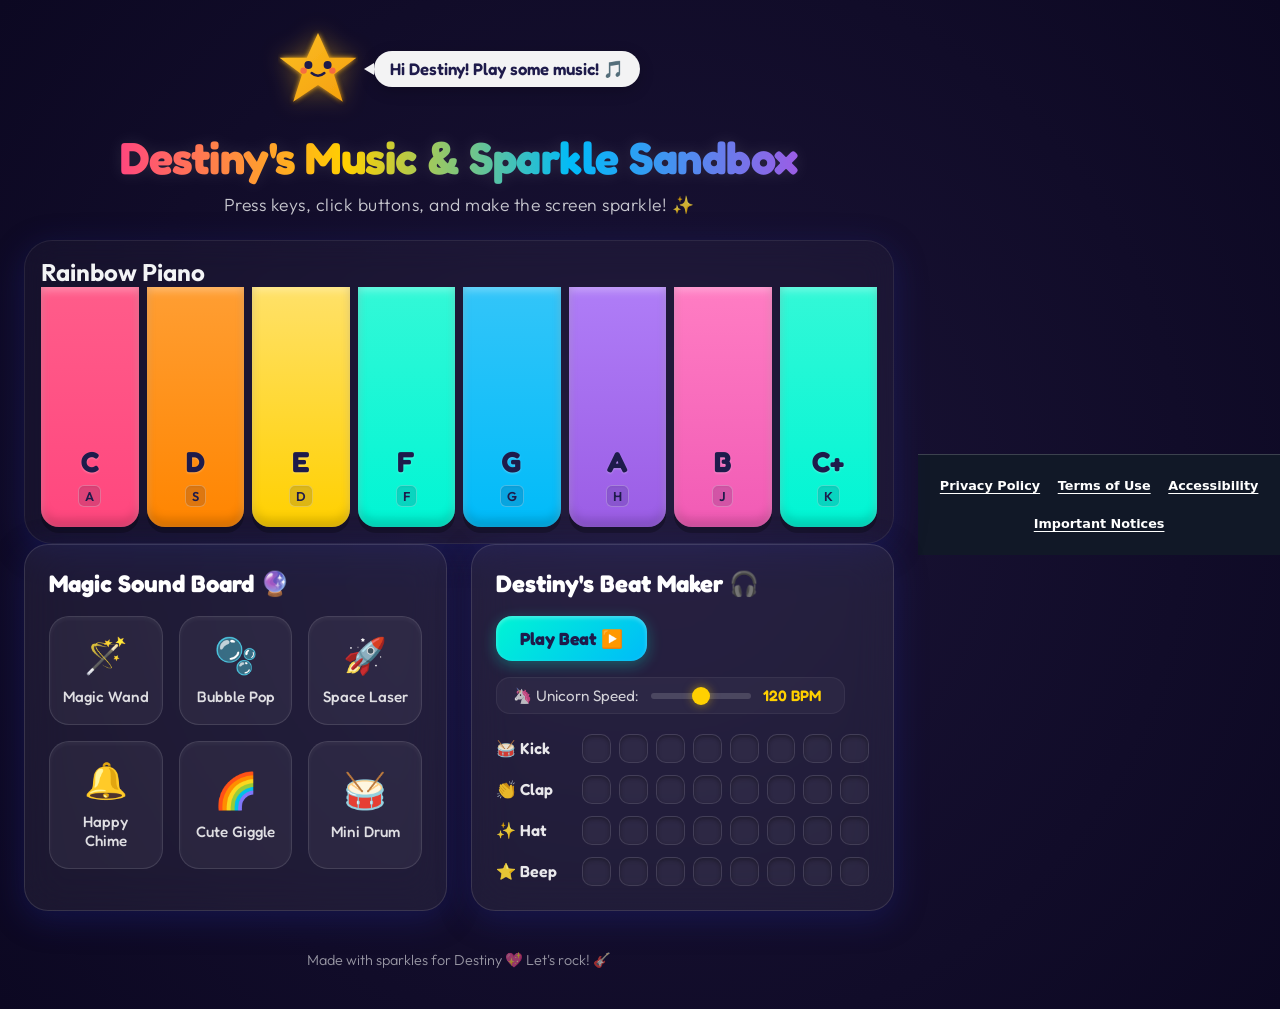
<file: index.html>
<!DOCTYPE html>
<html lang="en">
<head>
  <meta charset="UTF-8">
  <meta name="viewport" content="width=device-width, initial-scale=1.0">
  <title>Destiny's Music & Sparkle Sandbox | Magic Sound Playroom</title>
  <meta name="description" content="Play music, create cool beats, and fill the screen with magical sparkles in Destiny's Music & Sparkle Sandbox. Built with love for Destiny.">
  
  <!-- Premium Fonts from Google Fonts -->
  <link rel="preconnect" href="https://fonts.googleapis.com">
  <link rel="preconnect" href="https://fonts.gstatic.com" crossorigin>
  <link href="https://fonts.googleapis.com/css2?family=Fredoka:wght@300..700&family=Outfit:wght@100..900&display=swap" rel="stylesheet">
  
  <link rel="stylesheet" href="index.css">
</head>
<body>
  <!-- Fullscreen Particle Canvas for Sparkles -->
  <canvas id="sparkle-canvas"></canvas>

  <div class="app-container">
    <header class="app-header">
      <div class="mascot-container" id="mascot-container">
        <svg class="mascot-star" viewBox="0 0 100 100" aria-label="Happy Sparkle Star Mascot">
          <!-- Star shape -->
          <polygon points="50,5 64,36 98,36 70,57 81,91 50,70 19,91 30,57 2,36 36,36" fill="url(#star-gradient)" filter="url(#glow)" />
          <!-- Face details -->
          <circle cx="38" cy="45" r="5" fill="#1e1b4b" />
          <circle cx="62" cy="45" r="5" fill="#1e1b4b" />
          <!-- Cheeks -->
          <circle cx="32" cy="52" r="4" fill="#f43f5e" opacity="0.6" />
          <circle cx="68" cy="52" r="4" fill="#f43f5e" opacity="0.6" />
          <!-- Smile -->
          <path d="M 42 55 Q 50 62 58 55" stroke="#1e1b4b" stroke-width="3" stroke-linecap="round" fill="none" />
          
          <!-- Gradients and Glow filter -->
          <defs>
            <linearGradient id="star-gradient" x1="0%" y1="0%" x2="100%" y2="100%">
              <stop offset="0%" stop-color="#fbbf24" />
              <stop offset="100%" stop-color="#f59e0b" />
            </linearGradient>
            <filter id="glow" x="-20%" y="-20%" width="140%" height="140%">
              <feGaussianBlur stdDeviation="3" result="blur" />
              <feComposite in="SourceGraphic" in2="blur" operator="over" />
            </filter>
          </defs>
        </svg>
        <span class="bubble-speech" id="bubble-speech">Hi Destiny! Play some music! 🎵</span>
      </div>
      <h1>Destiny's Music &amp; Sparkle Sandbox</h1>
      <p class="subtitle">Press keys, click buttons, and make the screen sparkle! ✨</p>
    </header>

    <main class="app-main">
      <!-- Section 1: Rainbow Piano -->
      <section class="section-piano" aria-labelledby="piano-heading">
        <h2 id="piano-heading" class="sr-only">Rainbow Piano</h2>
        <div class="piano-keyboard" id="piano-keyboard">
          <button class="piano-key key-c" id="key-c4" data-note="261.63" data-letter="C" aria-label="Play C note">
            <span class="note-name">C</span>
            <kbd class="key-hint">A</kbd>
          </button>
          <button class="piano-key key-d" id="key-d4" data-note="293.66" data-letter="D" aria-label="Play D note">
            <span class="note-name">D</span>
            <kbd class="key-hint">S</kbd>
          </button>
          <button class="piano-key key-e" id="key-e4" data-note="329.63" data-letter="E" aria-label="Play E note">
            <span class="note-name">E</span>
            <kbd class="key-hint">D</kbd>
          </button>
          <button class="piano-key key-f" id="key-f4" data-note="349.23" data-letter="F" aria-label="Play F note">
            <span class="note-name">F</span>
            <kbd class="key-hint">F</kbd>
          </button>
          <button class="piano-key key-g" id="key-g4" data-note="392.00" data-letter="G" aria-label="Play G note">
            <span class="note-name">G</span>
            <kbd class="key-hint">G</kbd>
          </button>
          <button class="piano-key key-a" id="key-a4" data-note="440.00" data-letter="A" aria-label="Play A note">
            <span class="note-name">A</span>
            <kbd class="key-hint">H</kbd>
          </button>
          <button class="piano-key key-b" id="key-b4" data-note="493.88" data-letter="B" aria-label="Play B note">
            <span class="note-name">B</span>
            <kbd class="key-hint">J</kbd>
          </button>
          <button class="piano-key key-c5" id="key-c5" data-note="523.25" data-letter="C+" aria-label="Play C High note">
            <span class="note-name">C+</span>
            <kbd class="key-hint">K</kbd>
          </button>
        </div>
      </section>

      <!-- Grid for Soundboard and Beat Maker -->
      <div class="dashboard-grid">
        <!-- Section 2: Soundboard -->
        <section class="card soundboard-card" aria-labelledby="soundboard-heading">
          <h2 id="soundboard-heading">Magic Sound Board 🔮</h2>
          <div class="soundboard-grid">
            <button class="sound-btn" id="btn-wand" aria-label="Play Magic Wand sound">
              <span class="icon">🪄</span>
              <span class="label">Magic Wand</span>
            </button>
            <button class="sound-btn" id="btn-bubble" aria-label="Play Bubble Pop sound">
              <span class="icon">🫧</span>
              <span class="label">Bubble Pop</span>
            </button>
            <button class="sound-btn" id="btn-laser" aria-label="Play Space Laser sound">
              <span class="icon">🚀</span>
              <span class="label">Space Laser</span>
            </button>
            <button class="sound-btn" id="btn-chime" aria-label="Play Happy Chime sound">
              <span class="icon">🔔</span>
              <span class="label">Happy Chime</span>
            </button>
            <button class="sound-btn" id="btn-giggle" aria-label="Play Cute Giggle sound">
              <span class="icon">🌈</span>
              <span class="label">Cute Giggle</span>
            </button>
            <button class="sound-btn" id="btn-drum" aria-label="Play Mini Drum sound">
              <span class="icon">🥁</span>
              <span class="label">Mini Drum</span>
            </button>
          </div>
        </section>

        <!-- Section 3: Beat Maker -->
        <section class="card sequencer-card" aria-labelledby="sequencer-heading">
          <h2 id="sequencer-heading">Destiny's Beat Maker 🎧</h2>
          <div class="sequencer-controls">
            <button class="play-btn" id="seq-play" aria-label="Play or Pause Beat Maker">Play Beat ▶️</button>
            <div class="tempo-control">
              <label for="seq-tempo">🦄 Unicorn Speed:</label>
              <input type="range" id="seq-tempo" min="60" max="180" value="120" step="5" aria-label="Adjust tempo (BPM)">
              <span class="tempo-display" id="tempo-val">120 BPM</span>
            </div>
          </div>

          <div class="sequencer-grid">
            <div class="seq-row" data-instrument="kick">
              <span class="seq-label">🥁 Kick</span>
              <div class="seq-steps">
                <button class="seq-step" data-step="0" aria-label="Kick step 1"></button>
                <button class="seq-step" data-step="1" aria-label="Kick step 2"></button>
                <button class="seq-step" data-step="2" aria-label="Kick step 3"></button>
                <button class="seq-step" data-step="3" aria-label="Kick step 4"></button>
                <button class="seq-step" data-step="4" aria-label="Kick step 5"></button>
                <button class="seq-step" data-step="5" aria-label="Kick step 6"></button>
                <button class="seq-step" data-step="6" aria-label="Kick step 7"></button>
                <button class="seq-step" data-step="7" aria-label="Kick step 8"></button>
              </div>
            </div>
            <div class="seq-row" data-instrument="clap">
              <span class="seq-label">👏 Clap</span>
              <div class="seq-steps">
                <button class="seq-step" data-step="0" aria-label="Clap step 1"></button>
                <button class="seq-step" data-step="1" aria-label="Clap step 2"></button>
                <button class="seq-step" data-step="2" aria-label="Clap step 3"></button>
                <button class="seq-step" data-step="3" aria-label="Clap step 4"></button>
                <button class="seq-step" data-step="4" aria-label="Clap step 5"></button>
                <button class="seq-step" data-step="5" aria-label="Clap step 6"></button>
                <button class="seq-step" data-step="6" aria-label="Clap step 7"></button>
                <button class="seq-step" data-step="7" aria-label="Clap step 8"></button>
              </div>
            </div>
            <div class="seq-row" data-instrument="hat">
              <span class="seq-label">✨ Hat</span>
              <div class="seq-steps">
                <button class="seq-step" data-step="0" aria-label="Hat step 1"></button>
                <button class="seq-step" data-step="1" aria-label="Hat step 2"></button>
                <button class="seq-step" data-step="2" aria-label="Hat step 3"></button>
                <button class="seq-step" data-step="3" aria-label="Hat step 4"></button>
                <button class="seq-step" data-step="4" aria-label="Hat step 5"></button>
                <button class="seq-step" data-step="5" aria-label="Hat step 6"></button>
                <button class="seq-step" data-step="6" aria-label="Hat step 7"></button>
                <button class="seq-step" data-step="7" aria-label="Hat step 8"></button>
              </div>
            </div>
            <div class="seq-row" data-instrument="beep">
              <span class="seq-label">⭐ Beep</span>
              <div class="seq-steps">
                <button class="seq-step" data-step="0" aria-label="Beep step 1"></button>
                <button class="seq-step" data-step="1" aria-label="Beep step 2"></button>
                <button class="seq-step" data-step="2" aria-label="Beep step 3"></button>
                <button class="seq-step" data-step="3" aria-label="Beep step 4"></button>
                <button class="seq-step" data-step="4" aria-label="Beep step 5"></button>
                <button class="seq-step" data-step="5" aria-label="Beep step 6"></button>
                <button class="seq-step" data-step="6" aria-label="Beep step 7"></button>
                <button class="seq-step" data-step="7" aria-label="Beep step 8"></button>
              </div>
            </div>
          </div>
        </section>
      </div>
    </main>

    <footer class="app-footer">
      <p>Made with sparkles for Destiny 💖 Let's rock! 🎸</p>
    </footer>
  </div>

  <script src="app.js"></script>

  <!-- fleet-legal-links: stable policy links -->
  <nav id="fleet-legal-links" aria-label="Legal and accessibility" style="display:flex;flex-wrap:wrap;justify-content:center;gap:.25rem 1.1rem;padding:.9rem 1rem;background:#111827;color:#fff;border-top:1px solid rgba(255,255,255,.18);font:600 .8rem/1.5 system-ui,-apple-system,BlinkMacSystemFont,Segoe UI,sans-serif">
    <a href="/legal.html#privacy" style="color:inherit;padding:.45rem 0;text-decoration:underline;text-underline-offset:.2em">Privacy Policy</a>
    <a href="/legal.html#terms" style="color:inherit;padding:.45rem 0;text-decoration:underline;text-underline-offset:.2em">Terms of Use</a>
    <a href="/legal.html#accessibility" style="color:inherit;padding:.45rem 0;text-decoration:underline;text-underline-offset:.2em">Accessibility</a>
    <a href="/legal.html#notices" style="color:inherit;padding:.45rem 0;text-decoration:underline;text-underline-offset:.2em">Important Notices</a>
  </nav>
</body>
</html>
</file>
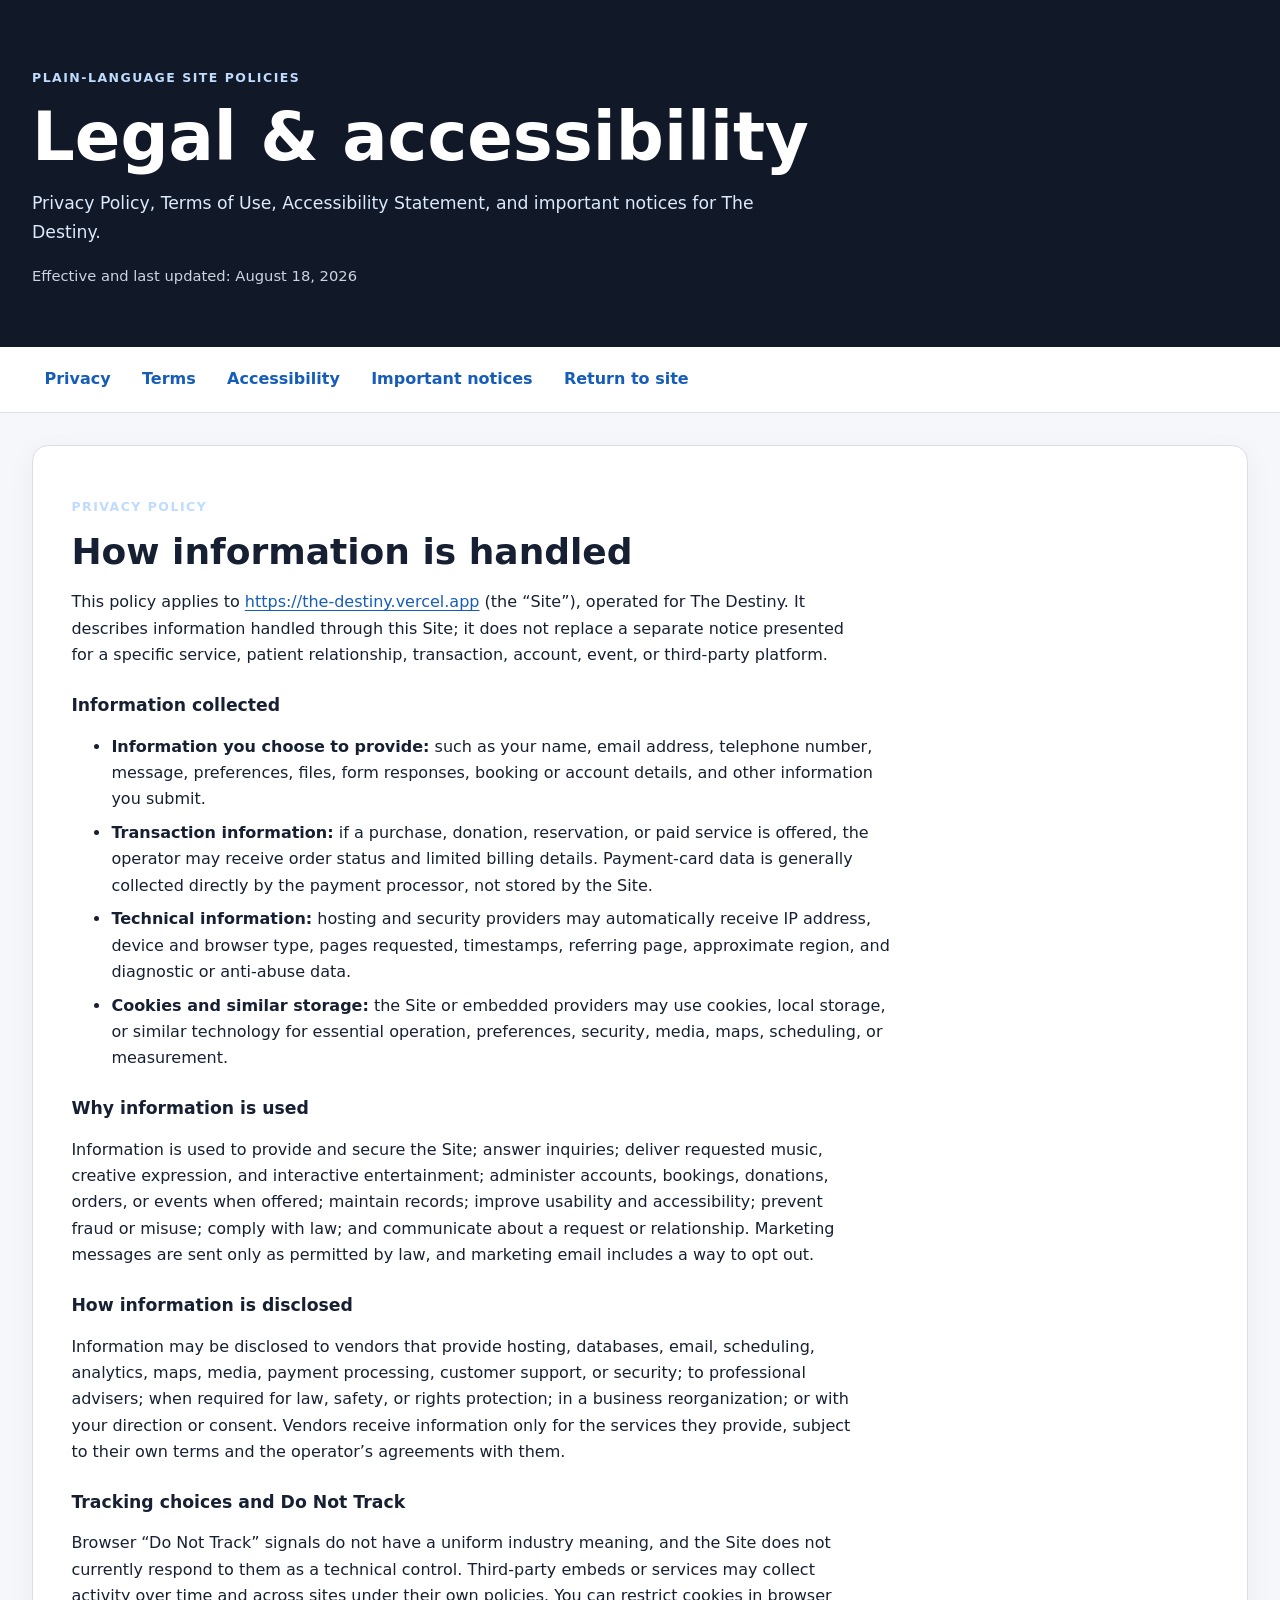
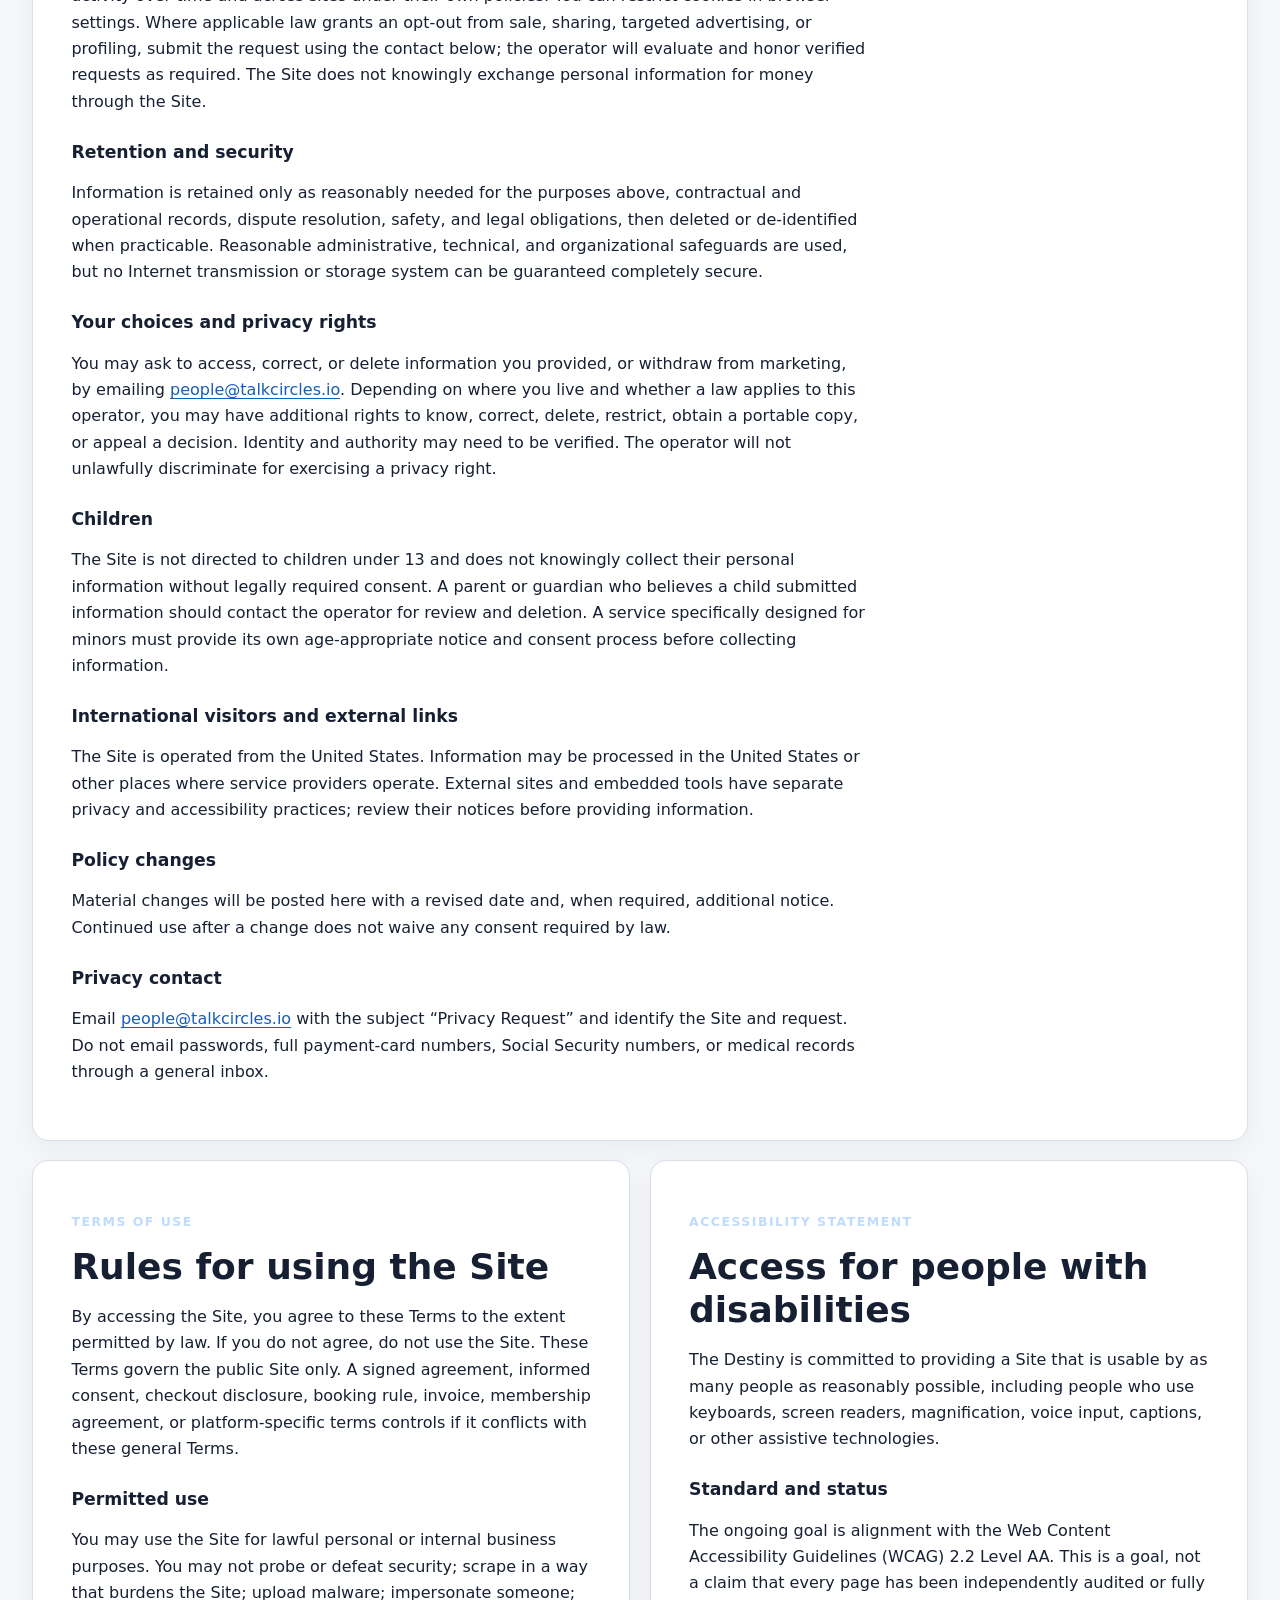
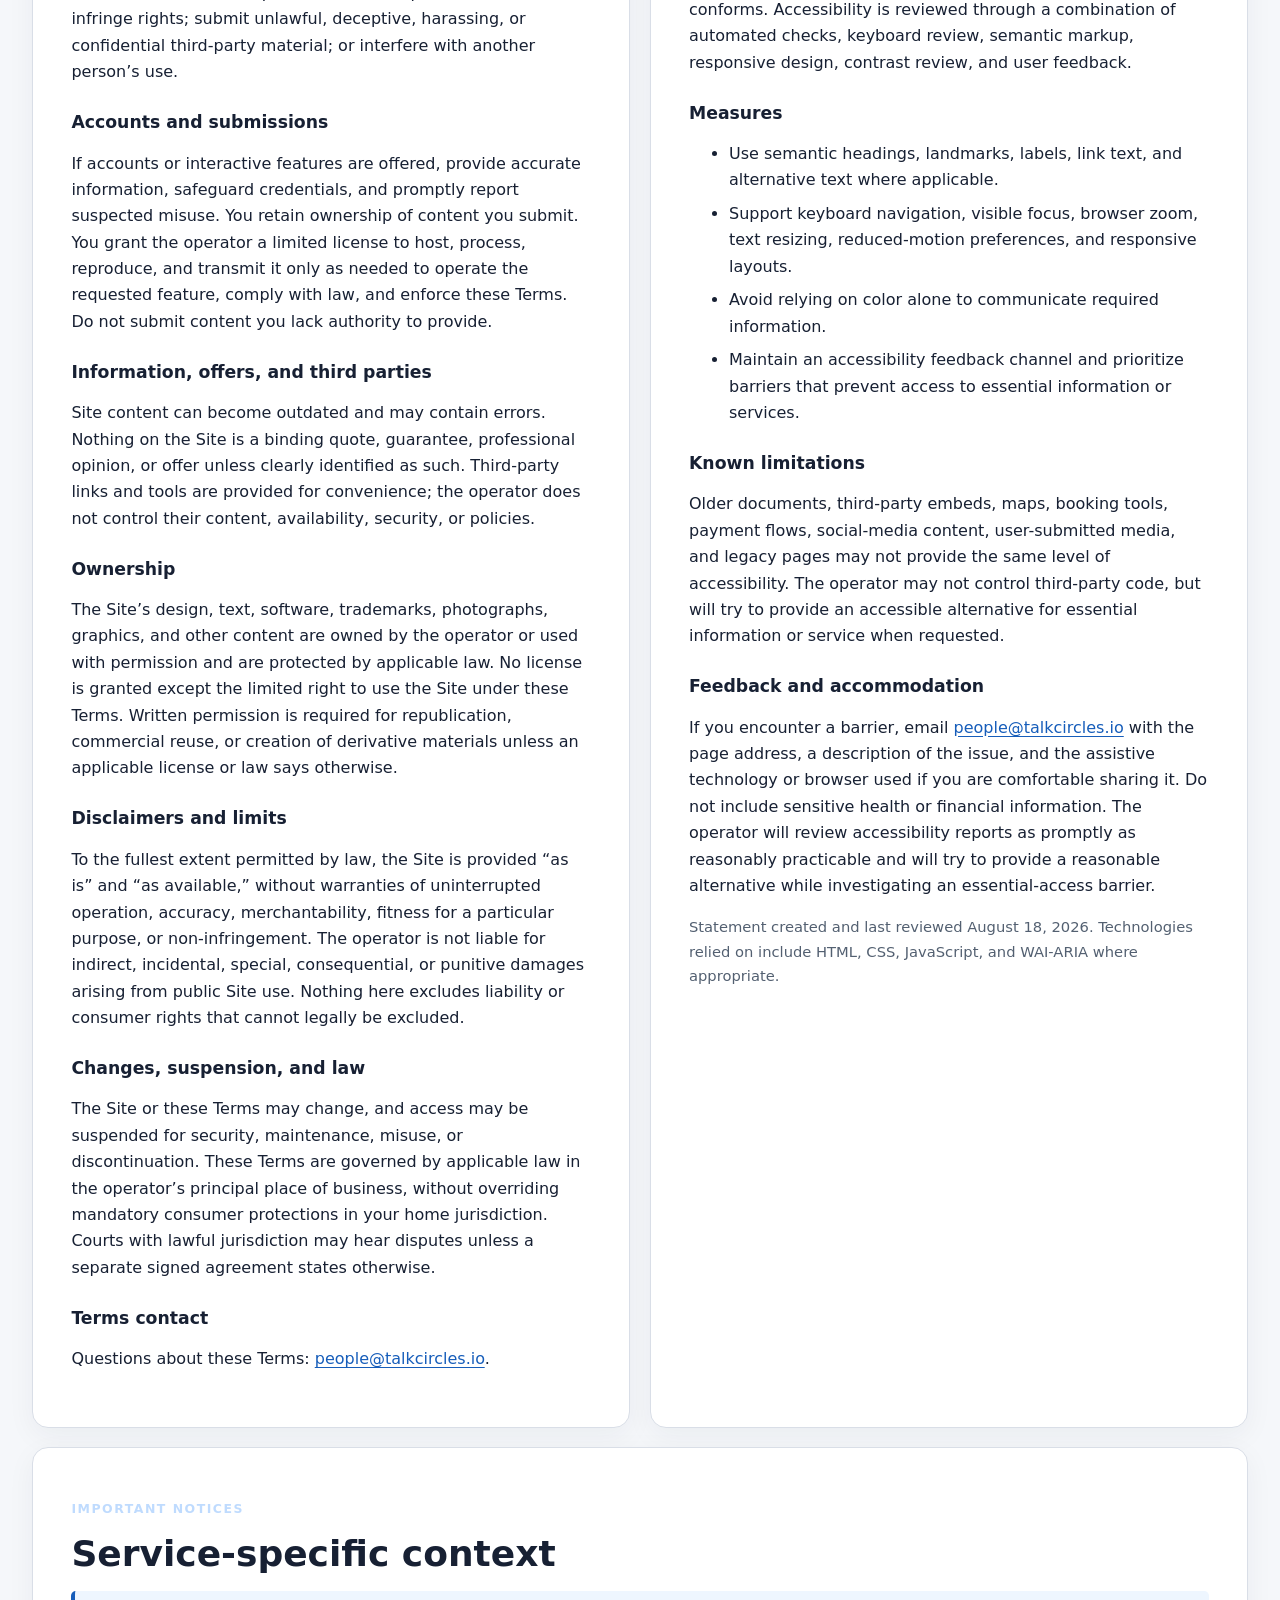
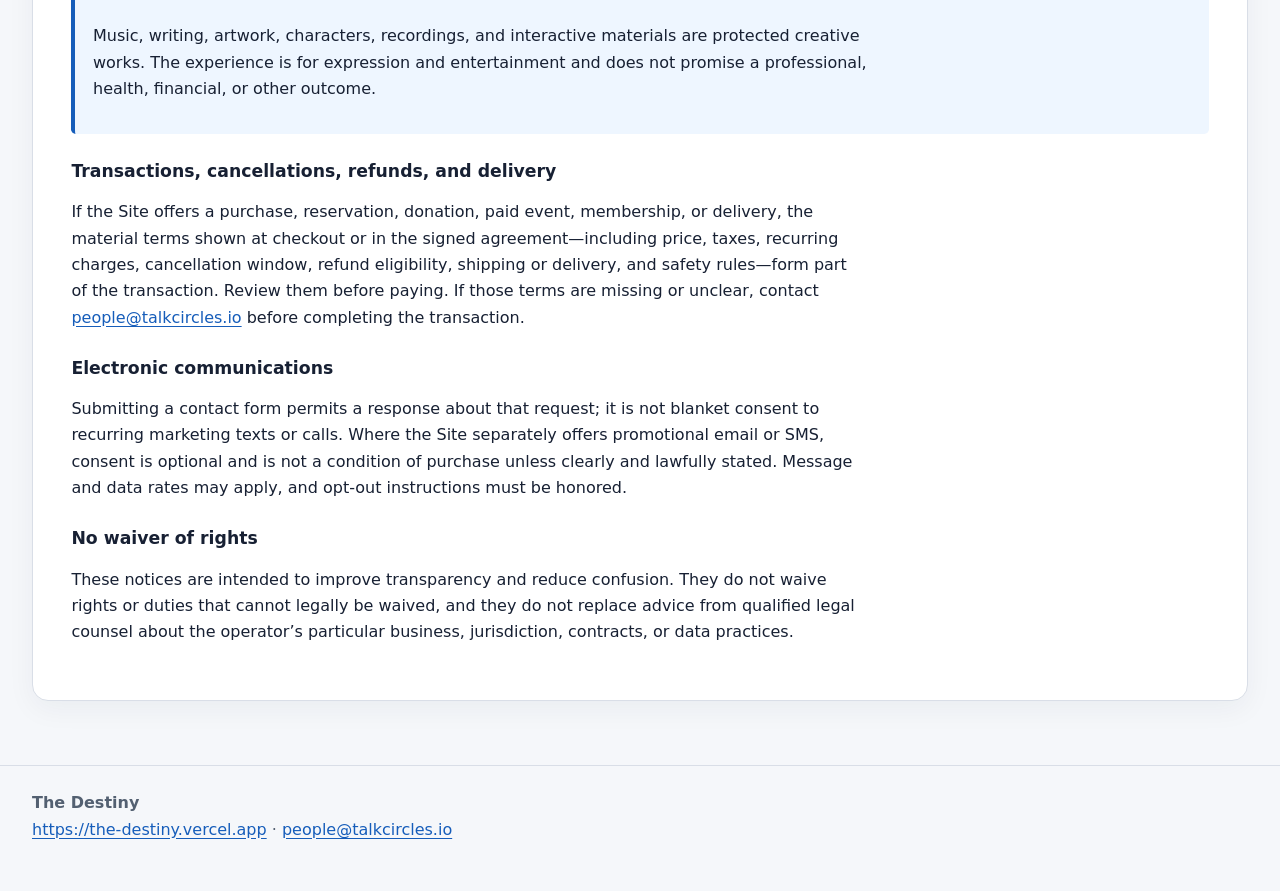
<file: legal.html>
<!doctype html>
<html lang="en">
<head>
  <meta charset="utf-8">
  <meta name="viewport" content="width=device-width,initial-scale=1">
  <meta name="robots" content="index,follow">
  <title>Legal &amp; Accessibility | The Destiny</title>
  <meta name="description" content="Privacy Policy, Terms of Use, Accessibility Statement, and important notices for The Destiny.">
  <style>
    :root{color-scheme:light;--ink:#172033;--muted:#536071;--line:#d9dee7;--paper:#fff;--wash:#f5f7fa;--accent:#165dba;--focus:#f5a623}*{box-sizing:border-box}html{scroll-behavior:smooth}body{margin:0;background:var(--wash);color:var(--ink);font:16px/1.65 system-ui,-apple-system,BlinkMacSystemFont,"Segoe UI",sans-serif}a{color:var(--accent);text-underline-offset:.18em}a:hover{text-decoration-thickness:.14em}a:focus-visible,button:focus-visible{outline:3px solid var(--focus);outline-offset:3px}.skip{position:absolute;left:1rem;top:-5rem;background:#111;color:#fff;padding:.75rem 1rem;z-index:9}.skip:focus{top:1rem}.hero{background:#111827;color:#fff}.wrap{width:min(76rem,calc(100% - 2rem));margin:auto}.hero .wrap{padding:3.5rem 0 2.75rem}.eyebrow{text-transform:uppercase;letter-spacing:.12em;font-weight:700;font-size:.78rem;color:#bfdbfe}h1{font-size:clamp(2rem,6vw,4.2rem);line-height:1.05;margin:.5rem 0 1rem;max-width:18ch}h2{font-size:clamp(1.55rem,3vw,2.25rem);line-height:1.2;margin:0 0 1rem}h3{font-size:1.08rem;line-height:1.35;margin:1.6rem 0 .45rem}.lede{max-width:68ch;color:#dbeafe;font-size:1.08rem}.meta{font-size:.92rem;color:#cbd5e1}.docnav{background:#fff;border-bottom:1px solid var(--line);position:sticky;top:0;z-index:3}.docnav .wrap{display:flex;gap:.4rem;overflow:auto;padding:.65rem 0}.docnav a{white-space:nowrap;padding:.58rem .78rem;border-radius:.45rem;font-weight:700;text-decoration:none}.docnav a:hover{background:#eaf2ff}.grid{display:grid;grid-template-columns:minmax(0,1fr);gap:1.2rem;padding:2rem 0 4rem}.card{background:var(--paper);border:1px solid var(--line);border-radius:1rem;padding:clamp(1.2rem,4vw,2.4rem);box-shadow:0 8px 28px rgba(23,32,51,.05);scroll-margin-top:5.5rem}.card p,.card li{max-width:78ch}.card li+li{margin-top:.45rem}.callout{border-left:4px solid var(--accent);background:#eef6ff;padding:1rem 1.1rem;border-radius:.3rem;margin:1rem 0}.fine{font-size:.92rem;color:var(--muted)}footer{border-top:1px solid var(--line);padding:1.5rem 0 3rem;color:var(--muted)}@media(min-width:58rem){.grid{grid-template-columns:repeat(2,minmax(0,1fr))}.card-wide{grid-column:1/-1}}@media(prefers-reduced-motion:reduce){html{scroll-behavior:auto}*{animation-duration:.001ms!important;transition-duration:.001ms!important}}@media print{.docnav,.skip{display:none}.card{box-shadow:none;break-inside:avoid}.grid{display:block}.card{margin-bottom:1rem}}
  </style>
</head>
<body>
  <a class="skip" href="#main">Skip to legal documents</a>
  <header class="hero"><div class="wrap"><p class="eyebrow">Plain-language site policies</p><h1>Legal &amp; accessibility</h1><p class="lede">Privacy Policy, Terms of Use, Accessibility Statement, and important notices for The Destiny.</p><p class="meta">Effective and last updated: August 18, 2026</p></div></header>
  <nav class="docnav" aria-label="Legal documents"><div class="wrap"><a href="#privacy">Privacy</a><a href="#terms">Terms</a><a href="#accessibility">Accessibility</a><a href="#notices">Important notices</a><a href="https://the-destiny.vercel.app">Return to site</a></div></nav>
  <main id="main" class="wrap grid">
    <article id="privacy" class="card card-wide">
      <p class="eyebrow">Privacy Policy</p><h2>How information is handled</h2>
      <p>This policy applies to <a href="https://the-destiny.vercel.app">https://the-destiny.vercel.app</a> (the “Site”), operated for The Destiny. It describes information handled through this Site; it does not replace a separate notice presented for a specific service, patient relationship, transaction, account, event, or third-party platform.</p>
      <h3>Information collected</h3>
      <ul><li><strong>Information you choose to provide:</strong> such as your name, email address, telephone number, message, preferences, files, form responses, booking or account details, and other information you submit.</li><li><strong>Transaction information:</strong> if a purchase, donation, reservation, or paid service is offered, the operator may receive order status and limited billing details. Payment-card data is generally collected directly by the payment processor, not stored by the Site.</li><li><strong>Technical information:</strong> hosting and security providers may automatically receive IP address, device and browser type, pages requested, timestamps, referring page, approximate region, and diagnostic or anti-abuse data.</li><li><strong>Cookies and similar storage:</strong> the Site or embedded providers may use cookies, local storage, or similar technology for essential operation, preferences, security, media, maps, scheduling, or measurement.</li></ul>
      <h3>Why information is used</h3><p>Information is used to provide and secure the Site; answer inquiries; deliver requested music, creative expression, and interactive entertainment; administer accounts, bookings, donations, orders, or events when offered; maintain records; improve usability and accessibility; prevent fraud or misuse; comply with law; and communicate about a request or relationship. Marketing messages are sent only as permitted by law, and marketing email includes a way to opt out.</p>
      <h3>How information is disclosed</h3><p>Information may be disclosed to vendors that provide hosting, databases, email, scheduling, analytics, maps, media, payment processing, customer support, or security; to professional advisers; when required for law, safety, or rights protection; in a business reorganization; or with your direction or consent. Vendors receive information only for the services they provide, subject to their own terms and the operator’s agreements with them.</p>
      <h3>Tracking choices and Do Not Track</h3><p>Browser “Do Not Track” signals do not have a uniform industry meaning, and the Site does not currently respond to them as a technical control. Third-party embeds or services may collect activity over time and across sites under their own policies. You can restrict cookies in browser settings. Where applicable law grants an opt-out from sale, sharing, targeted advertising, or profiling, submit the request using the contact below; the operator will evaluate and honor verified requests as required. The Site does not knowingly exchange personal information for money through the Site.</p>
      <h3>Retention and security</h3><p>Information is retained only as reasonably needed for the purposes above, contractual and operational records, dispute resolution, safety, and legal obligations, then deleted or de-identified when practicable. Reasonable administrative, technical, and organizational safeguards are used, but no Internet transmission or storage system can be guaranteed completely secure.</p>
      <h3>Your choices and privacy rights</h3><p>You may ask to access, correct, or delete information you provided, or withdraw from marketing, by emailing <a href="mailto:people@talkcircles.io">people@talkcircles.io</a>. Depending on where you live and whether a law applies to this operator, you may have additional rights to know, correct, delete, restrict, obtain a portable copy, or appeal a decision. Identity and authority may need to be verified. The operator will not unlawfully discriminate for exercising a privacy right.</p>
      <h3>Children</h3><p>The Site is not directed to children under 13 and does not knowingly collect their personal information without legally required consent. A parent or guardian who believes a child submitted information should contact the operator for review and deletion. A service specifically designed for minors must provide its own age-appropriate notice and consent process before collecting information.</p>
      <h3>International visitors and external links</h3><p>The Site is operated from the United States. Information may be processed in the United States or other places where service providers operate. External sites and embedded tools have separate privacy and accessibility practices; review their notices before providing information.</p>
      <h3>Policy changes</h3><p>Material changes will be posted here with a revised date and, when required, additional notice. Continued use after a change does not waive any consent required by law.</p>
      <h3>Privacy contact</h3><p>Email <a href="mailto:people@talkcircles.io">people@talkcircles.io</a> with the subject “Privacy Request” and identify the Site and request. Do not email passwords, full payment-card numbers, Social Security numbers, or medical records through a general inbox.</p>
    </article>

    <article id="terms" class="card">
      <p class="eyebrow">Terms of Use</p><h2>Rules for using the Site</h2>
      <p>By accessing the Site, you agree to these Terms to the extent permitted by law. If you do not agree, do not use the Site. These Terms govern the public Site only. A signed agreement, informed consent, checkout disclosure, booking rule, invoice, membership agreement, or platform-specific terms controls if it conflicts with these general Terms.</p>
      <h3>Permitted use</h3><p>You may use the Site for lawful personal or internal business purposes. You may not probe or defeat security; scrape in a way that burdens the Site; upload malware; impersonate someone; infringe rights; submit unlawful, deceptive, harassing, or confidential third-party material; or interfere with another person’s use.</p>
      <h3>Accounts and submissions</h3><p>If accounts or interactive features are offered, provide accurate information, safeguard credentials, and promptly report suspected misuse. You retain ownership of content you submit. You grant the operator a limited license to host, process, reproduce, and transmit it only as needed to operate the requested feature, comply with law, and enforce these Terms. Do not submit content you lack authority to provide.</p>
      <h3>Information, offers, and third parties</h3><p>Site content can become outdated and may contain errors. Nothing on the Site is a binding quote, guarantee, professional opinion, or offer unless clearly identified as such. Third-party links and tools are provided for convenience; the operator does not control their content, availability, security, or policies.</p>
      <h3>Ownership</h3><p>The Site’s design, text, software, trademarks, photographs, graphics, and other content are owned by the operator or used with permission and are protected by applicable law. No license is granted except the limited right to use the Site under these Terms. Written permission is required for republication, commercial reuse, or creation of derivative materials unless an applicable license or law says otherwise.</p>
      <h3>Disclaimers and limits</h3><p>To the fullest extent permitted by law, the Site is provided “as is” and “as available,” without warranties of uninterrupted operation, accuracy, merchantability, fitness for a particular purpose, or non-infringement. The operator is not liable for indirect, incidental, special, consequential, or punitive damages arising from public Site use. Nothing here excludes liability or consumer rights that cannot legally be excluded.</p>
      <h3>Changes, suspension, and law</h3><p>The Site or these Terms may change, and access may be suspended for security, maintenance, misuse, or discontinuation. These Terms are governed by applicable law in the operator’s principal place of business, without overriding mandatory consumer protections in your home jurisdiction. Courts with lawful jurisdiction may hear disputes unless a separate signed agreement states otherwise.</p>
      <h3>Terms contact</h3><p>Questions about these Terms: <a href="mailto:people@talkcircles.io">people@talkcircles.io</a>.</p>
    </article>

    <article id="accessibility" class="card">
      <p class="eyebrow">Accessibility Statement</p><h2>Access for people with disabilities</h2>
      <p>The Destiny is committed to providing a Site that is usable by as many people as reasonably possible, including people who use keyboards, screen readers, magnification, voice input, captions, or other assistive technologies.</p>
      <h3>Standard and status</h3><p>The ongoing goal is alignment with the Web Content Accessibility Guidelines (WCAG) 2.2 Level AA. This is a goal, not a claim that every page has been independently audited or fully conforms. Accessibility is reviewed through a combination of automated checks, keyboard review, semantic markup, responsive design, contrast review, and user feedback.</p>
      <h3>Measures</h3><ul><li>Use semantic headings, landmarks, labels, link text, and alternative text where applicable.</li><li>Support keyboard navigation, visible focus, browser zoom, text resizing, reduced-motion preferences, and responsive layouts.</li><li>Avoid relying on color alone to communicate required information.</li><li>Maintain an accessibility feedback channel and prioritize barriers that prevent access to essential information or services.</li></ul>
      <h3>Known limitations</h3><p>Older documents, third-party embeds, maps, booking tools, payment flows, social-media content, user-submitted media, and legacy pages may not provide the same level of accessibility. The operator may not control third-party code, but will try to provide an accessible alternative for essential information or service when requested.</p>
      <h3>Feedback and accommodation</h3><p>If you encounter a barrier, email <a href="mailto:people@talkcircles.io">people@talkcircles.io</a> with the page address, a description of the issue, and the assistive technology or browser used if you are comfortable sharing it. Do not include sensitive health or financial information. The operator will review accessibility reports as promptly as reasonably practicable and will try to provide a reasonable alternative while investigating an essential-access barrier.</p>
      <p class="fine">Statement created and last reviewed August 18, 2026. Technologies relied on include HTML, CSS, JavaScript, and WAI-ARIA where appropriate.</p>
    </article>

    <article id="notices" class="card card-wide">
      <p class="eyebrow">Important notices</p><h2>Service-specific context</h2><div class="callout"><p>Music, writing, artwork, characters, recordings, and interactive materials are protected creative works. The experience is for expression and entertainment and does not promise a professional, health, financial, or other outcome.</p></div>
      <h3>Transactions, cancellations, refunds, and delivery</h3><p>If the Site offers a purchase, reservation, donation, paid event, membership, or delivery, the material terms shown at checkout or in the signed agreement—including price, taxes, recurring charges, cancellation window, refund eligibility, shipping or delivery, and safety rules—form part of the transaction. Review them before paying. If those terms are missing or unclear, contact <a href="mailto:people@talkcircles.io">people@talkcircles.io</a> before completing the transaction.</p>
      <h3>Electronic communications</h3><p>Submitting a contact form permits a response about that request; it is not blanket consent to recurring marketing texts or calls. Where the Site separately offers promotional email or SMS, consent is optional and is not a condition of purchase unless clearly and lawfully stated. Message and data rates may apply, and opt-out instructions must be honored.</p>
      <h3>No waiver of rights</h3><p>These notices are intended to improve transparency and reduce confusion. They do not waive rights or duties that cannot legally be waived, and they do not replace advice from qualified legal counsel about the operator’s particular business, jurisdiction, contracts, or data practices.</p>
    </article>
  </main>
  <footer><div class="wrap"><strong>The Destiny</strong><br><a href="https://the-destiny.vercel.app">https://the-destiny.vercel.app</a> · <a href="mailto:people@talkcircles.io">people@talkcircles.io</a></div></footer>
</body>
</html>
</file>
<file: index.css>
/* CSS Variables for design consistency */
:root {
  --bg-cosmic: radial-gradient(circle at center, #1b1437 0%, #0c0822 100%);
  --panel-glass: rgba(255, 255, 255, 0.06);
  --panel-border: rgba(255, 255, 255, 0.12);
  --panel-glow: 0 8px 32px 0 rgba(31, 38, 135, 0.37);
  --font-title: 'Fredoka', 'Outfit', sans-serif;
  --font-body: 'Outfit', sans-serif;
  
  /* Rainbow Key Colors */
  --color-c: #ff477e;
  --color-d: #ff8500;
  --color-e: #ffd000;
  --color-f: #00f5d4;
  --color-g: #00bbf9;
  --color-a: #9b5de5;
  --color-b: #f15bb5;
  --color-c5: #00f5d4;
}

/* Reset and base styles */
* {
  box-sizing: border-box;
  margin: 0;
  padding: 0;
}

body {
  font-family: var(--font-body);
  background: var(--bg-cosmic);
  color: #f3f4f6;
  min-height: 100vh;
  overflow-x: hidden;
  display: flex;
  justify-content: center;
  align-items: center;
  position: relative;
  user-select: none;
}

/* Fullscreen Canvas Overlay for Sparkles */
#sparkle-canvas {
  position: fixed;
  top: 0;
  left: 0;
  width: 100%;
  height: 100%;
  pointer-events: none;
  z-index: 1000; /* Over everything so sparkles cover the UI */
}

/* App Main Container */
.app-container {
  width: 100%;
  max-width: 1100px;
  padding: 24px;
  display: flex;
  flex-direction: column;
  gap: 24px;
  position: relative;
  z-index: 10;
}

/* Header & Mascot styling */
.app-header {
  text-align: center;
  display: flex;
  flex-direction: column;
  align-items: center;
  gap: 8px;
}

.mascot-container {
  display: flex;
  align-items: center;
  justify-content: center;
  gap: 16px;
  position: relative;
  height: 90px;
  margin-bottom: 8px;
}

.mascot-star {
  width: 80px;
  height: 80px;
  cursor: pointer;
  animation: float 4s ease-in-out infinite;
  filter: drop-shadow(0 0 12px rgba(251, 191, 36, 0.4));
  transition: transform 0.2s cubic-bezier(0.175, 0.885, 0.32, 1.275);
}

.mascot-star:hover {
  transform: scale(1.15) rotate(15deg);
}

.mascot-star:active {
  transform: scale(0.95);
}

.bubble-speech {
  background: rgba(255, 255, 255, 0.95);
  color: #1e1b4b;
  padding: 8px 16px;
  border-radius: 18px;
  font-family: var(--font-title);
  font-weight: 600;
  font-size: 1.05rem;
  box-shadow: 0 4px 15px rgba(0, 0, 0, 0.2);
  position: relative;
  animation: float 4s ease-in-out infinite alternate;
  animation-delay: 0.5s;
}

.bubble-speech::after {
  content: '';
  position: absolute;
  left: -10px;
  top: 50%;
  transform: translateY(-50%);
  border-width: 6px 10px 6px 0;
  border-style: solid;
  border-color: transparent rgba(255, 255, 255, 0.95) transparent transparent;
}

.app-header h1 {
  font-family: var(--font-title);
  font-size: 2.8rem;
  font-weight: 700;
  background: linear-gradient(to right, #ff477e, #ffd000, #00bbf9, #9b5de5);
  -webkit-background-clip: text;
  -webkit-text-fill-color: transparent;
  filter: drop-shadow(0 0 8px rgba(255, 255, 255, 0.1));
  letter-spacing: -0.5px;
}

.subtitle {
  font-size: 1.1rem;
  opacity: 0.8;
  letter-spacing: 0.5px;
  font-weight: 300;
}

/* Glassmorphism Cards */
.card {
  background: var(--panel-glass);
  backdrop-filter: blur(20px);
  -webkit-backdrop-filter: blur(20px);
  border: 1px solid var(--panel-border);
  box-shadow: var(--panel-glow);
  border-radius: 24px;
  padding: 24px;
  transition: transform 0.3s ease, border-color 0.3s ease;
}

.card:hover {
  border-color: rgba(255, 255, 255, 0.2);
}

.card h2 {
  font-family: var(--font-title);
  font-size: 1.5rem;
  margin-bottom: 18px;
  color: #ffffff;
  display: flex;
  align-items: center;
  gap: 8px;
}

/* SECTION 1: Rainbow Piano styling */
.section-piano {
  background: rgba(255, 255, 255, 0.03);
  backdrop-filter: blur(15px);
  -webkit-backdrop-filter: blur(15px);
  border: 1px solid rgba(255, 255, 255, 0.08);
  border-radius: 28px;
  padding: 16px;
  box-shadow: var(--panel-glow);
}

.piano-keyboard {
  display: flex;
  gap: 8px;
  width: 100%;
  height: 240px;
  perspective: 800px;
}

.piano-key {
  flex: 1;
  border: none;
  border-radius: 0 0 18px 18px;
  position: relative;
  display: flex;
  flex-direction: column;
  justify-content: flex-end;
  align-items: center;
  padding-bottom: 20px;
  cursor: pointer;
  transition: transform 0.15s cubic-bezier(0.175, 0.885, 0.32, 1.275), box-shadow 0.15s ease, background 0.2s ease;
  transform-origin: top;
  box-shadow: 
    0 6px 0 rgba(0, 0, 0, 0.25),
    inset 0 -8px 10px rgba(0, 0, 0, 0.15),
    inset 0 4px 8px rgba(255, 255, 255, 0.3);
}

/* Individual Piano Key Color Configurations */
.key-c { background: linear-gradient(to bottom, #ff5c8a, var(--color-c)); }
.key-d { background: linear-gradient(to bottom, #ff9e33, var(--color-d)); }
.key-e { background: linear-gradient(to bottom, #ffe169, var(--color-e)); }
.key-f { background: linear-gradient(to bottom, #33f8d7, var(--color-f)); }
.key-g { background: linear-gradient(to bottom, #33c5f9, var(--color-g)); }
.key-a { background: linear-gradient(to bottom, #af7df7, var(--color-a)); }
.key-b { background: linear-gradient(to bottom, #ff7dc3, var(--color-b)); }
.key-c5 { background: linear-gradient(to bottom, #33f8d7, var(--color-c5)); }

.piano-key:hover {
  transform: translateY(2px) scale(0.99);
  box-shadow: 
    0 4px 0 rgba(0, 0, 0, 0.25),
    inset 0 -6px 8px rgba(0, 0, 0, 0.2),
    inset 0 4px 8px rgba(255, 255, 255, 0.4);
}

.piano-key:active, .piano-key.active {
  transform: translateY(8px) rotateX(-5deg);
  box-shadow: 
    0 0 0 rgba(0, 0, 0, 0.2),
    inset 0 -2px 5px rgba(0, 0, 0, 0.3),
    inset 0 2px 4px rgba(0, 0, 0, 0.5),
    0 0 25px currentColor;
  filter: brightness(1.1);
}

/* Key names and hints */
.note-name {
  font-family: var(--font-title);
  font-size: 1.8rem;
  font-weight: 700;
  color: #1e1b4b;
  text-shadow: 0 1px 2px rgba(255, 255, 255, 0.3);
}

.key-hint {
  display: block;
  margin-top: 6px;
  background: rgba(30, 27, 75, 0.15);
  color: #1e1b4b;
  font-family: var(--font-body);
  font-size: 0.8rem;
  font-weight: 600;
  padding: 2px 6px;
  border-radius: 6px;
  border: 1px solid rgba(255, 255, 255, 0.25);
  box-shadow: inset 0 1px 2px rgba(0, 0, 0, 0.05);
}

/* Grid layout for Dashboard */
.dashboard-grid {
  display: grid;
  grid-template-columns: 1fr 1fr;
  gap: 24px;
}

@media (max-width: 850px) {
  .dashboard-grid {
    grid-template-columns: 1fr;
  }
}

/* SECTION 2: Soundboard Styling */
.soundboard-grid {
  display: grid;
  grid-template-columns: repeat(3, 1fr);
  gap: 16px;
}

.sound-btn {
  background: rgba(255, 255, 255, 0.05);
  border: 1px solid var(--panel-border);
  border-radius: 20px;
  padding: 18px 12px;
  cursor: pointer;
  display: flex;
  flex-direction: column;
  align-items: center;
  justify-content: center;
  gap: 10px;
  transition: transform 0.2s cubic-bezier(0.175, 0.885, 0.32, 1.275), background 0.3s ease, border-color 0.3s ease, box-shadow 0.3s ease;
  box-shadow: inset 0 2px 4px rgba(255, 255, 255, 0.05);
}

.sound-btn .icon {
  font-size: 2.2rem;
  transition: transform 0.2s ease;
}

.sound-btn .label {
  font-family: var(--font-title);
  font-size: 0.95rem;
  font-weight: 500;
  color: rgba(255, 255, 255, 0.85);
  text-align: center;
}

.sound-btn:hover {
  background: rgba(255, 255, 255, 0.1);
  border-color: rgba(255, 255, 255, 0.3);
  transform: translateY(-4px);
  box-shadow: 0 8px 20px rgba(0, 0, 0, 0.2), 0 0 15px rgba(255, 255, 255, 0.05);
}

.sound-btn:hover .icon {
  transform: scale(1.2) rotate(8deg);
}

.sound-btn:active, .sound-btn.active {
  transform: translateY(1px) scale(0.96);
  background: rgba(255, 255, 255, 0.18);
  border-color: rgba(255, 255, 255, 0.5);
  box-shadow: inset 0 2px 5px rgba(0, 0, 0, 0.2), 0 0 18px currentColor;
}

/* Color glowing overrides for Sound Board buttons when active */
#btn-wand.active { color: #ffe600; text-shadow: 0 0 10px #ffe600; }
#btn-bubble.active { color: #00ffcc; text-shadow: 0 0 10px #00ffcc; }
#btn-laser.active { color: #ff3366; text-shadow: 0 0 10px #ff3366; }
#btn-chime.active { color: #33ccff; text-shadow: 0 0 10px #33ccff; }
#btn-giggle.active { color: #ff99ff; text-shadow: 0 0 10px #ff99ff; }
#btn-drum.active { color: #ff9933; text-shadow: 0 0 10px #ff9933; }

/* SECTION 3: Sequencer Beat Maker styling */
.sequencer-controls {
  display: flex;
  align-items: center;
  justify-content: space-between;
  margin-bottom: 20px;
  gap: 16px;
  flex-wrap: wrap;
}

.play-btn {
  background: linear-gradient(135deg, #00f5d4, #00bbf9);
  color: #1e1b4b;
  font-family: var(--font-title);
  font-size: 1.1rem;
  font-weight: 700;
  border: none;
  border-radius: 16px;
  padding: 12px 24px;
  cursor: pointer;
  box-shadow: 0 4px 15px rgba(0, 245, 212, 0.3), inset 0 2px 4px rgba(255, 255, 255, 0.3);
  transition: transform 0.2s cubic-bezier(0.175, 0.885, 0.32, 1.275), box-shadow 0.2s ease, filter 0.2s ease;
}

.play-btn:hover {
  transform: translateY(-2px);
  box-shadow: 0 6px 20px rgba(0, 245, 212, 0.4), inset 0 2px 4px rgba(255, 255, 255, 0.4);
}

.play-btn:active {
  transform: translateY(1px);
  box-shadow: 0 2px 8px rgba(0, 245, 212, 0.2);
}

.play-btn.playing {
  background: linear-gradient(135deg, #f15bb5, #ff477e);
  color: #ffffff;
  box-shadow: 0 4px 15px rgba(241, 91, 181, 0.3);
}

.tempo-control {
  display: flex;
  align-items: center;
  gap: 12px;
  background: rgba(255, 255, 255, 0.04);
  padding: 8px 16px;
  border-radius: 14px;
  border: 1px solid rgba(255, 255, 255, 0.06);
}

.tempo-control label {
  font-family: var(--font-title);
  font-size: 0.95rem;
  color: rgba(255, 255, 255, 0.8);
}

/* Styles custom slider input range */
.tempo-control input[type="range"] {
  -webkit-appearance: none;
  width: 100px;
  background: rgba(255, 255, 255, 0.15);
  height: 6px;
  border-radius: 3px;
  outline: none;
}

.tempo-control input[type="range"]::-webkit-slider-thumb {
  -webkit-appearance: none;
  width: 18px;
  height: 18px;
  border-radius: 50%;
  background: #ffd000;
  cursor: pointer;
  box-shadow: 0 0 10px rgba(255, 208, 0, 0.5);
  transition: transform 0.1s ease;
}

.tempo-control input[type="range"]::-webkit-slider-thumb:hover {
  transform: scale(1.2);
}

.tempo-display {
  font-family: var(--font-title);
  font-size: 0.95rem;
  color: #ffd000;
  font-weight: 600;
  min-width: 65px;
}

/* Sequencer Grid */
.sequencer-grid {
  display: flex;
  flex-direction: column;
  gap: 12px;
}

.seq-row {
  display: flex;
  align-items: center;
  gap: 16px;
}

.seq-label {
  font-family: var(--font-title);
  font-weight: 600;
  width: 70px;
  font-size: 1rem;
  color: rgba(255, 255, 255, 0.9);
}

.seq-steps {
  display: grid;
  grid-template-columns: repeat(8, 1fr);
  gap: 8px;
  flex: 1;
}

/* Sequencer Steps buttons resembling gems */
.seq-step {
  aspect-ratio: 1 / 1;
  background: rgba(255, 255, 255, 0.05);
  border: 1.5px solid rgba(255, 255, 255, 0.1);
  border-radius: 10px;
  cursor: pointer;
  transition: all 0.15s cubic-bezier(0.175, 0.885, 0.32, 1.15);
  box-shadow: inset 0 2px 4px rgba(0, 0, 0, 0.3);
}

.seq-step:hover {
  background: rgba(255, 255, 255, 0.12);
  border-color: rgba(255, 255, 255, 0.25);
  transform: scale(1.05);
}

/* Active gem buttons by row (instrument type) */
.seq-row[data-instrument="kick"] .seq-step.active {
  background: radial-gradient(circle, #ff8500, #b24d00);
  border-color: #ffaa33;
  box-shadow: 0 0 12px rgba(255, 133, 0, 0.6), inset 0 1px 2px rgba(255, 255, 255, 0.5);
}

.seq-row[data-instrument="clap"] .seq-step.active {
  background: radial-gradient(circle, #ff477e, #b21e48);
  border-color: #ff7aa0;
  box-shadow: 0 0 12px rgba(255, 71, 126, 0.6), inset 0 1px 2px rgba(255, 255, 255, 0.5);
}

.seq-row[data-instrument="hat"] .seq-step.active {
  background: radial-gradient(circle, #ffd000, #b28c00);
  border-color: #ffe066;
  box-shadow: 0 0 12px rgba(255, 208, 0, 0.6), inset 0 1px 2px rgba(255, 255, 255, 0.5);
}

.seq-row[data-instrument="beep"] .seq-step.active {
  background: radial-gradient(circle, #00bbf9, #0077b2);
  border-color: #66d9ff;
  box-shadow: 0 0 12px rgba(0, 187, 249, 0.6), inset 0 1px 2px rgba(255, 255, 255, 0.5);
}

/* Playing Head Sweep indicators */
.seq-step.playing-head {
  border-color: rgba(255, 255, 255, 0.7);
  box-shadow: 0 0 8px rgba(255, 255, 255, 0.4);
  transform: scale(0.95);
}

.seq-step.active.playing-head {
  transform: scale(1.1);
  filter: brightness(1.3);
}

/* Footer Styling */
.app-footer {
  text-align: center;
  font-size: 0.9rem;
  opacity: 0.6;
  padding: 16px 0;
  font-weight: 300;
}

/* Float Animations for Mascot & Speeches */
@keyframes float {
  0% { transform: translateY(0px); }
  50% { transform: translateY(-8px); }
  100% { transform: translateY(0px); }
}

/* Screen Size adjustments for layout items */
@media (max-width: 550px) {
  .app-header h1 {
    font-size: 2rem;
  }
  
  .piano-keyboard {
    height: 180px;
    gap: 4px;
  }
  
  .note-name {
    font-size: 1.2rem;
  }
  
  .key-hint {
    display: none; /* Hide keyboard shortcut hints on small screens */
  }
  
  .soundboard-grid {
    grid-template-columns: 1fr 1fr;
  }
  
  .seq-label {
    width: 50px;
    font-size: 0.85rem;
  }
}
</file>
